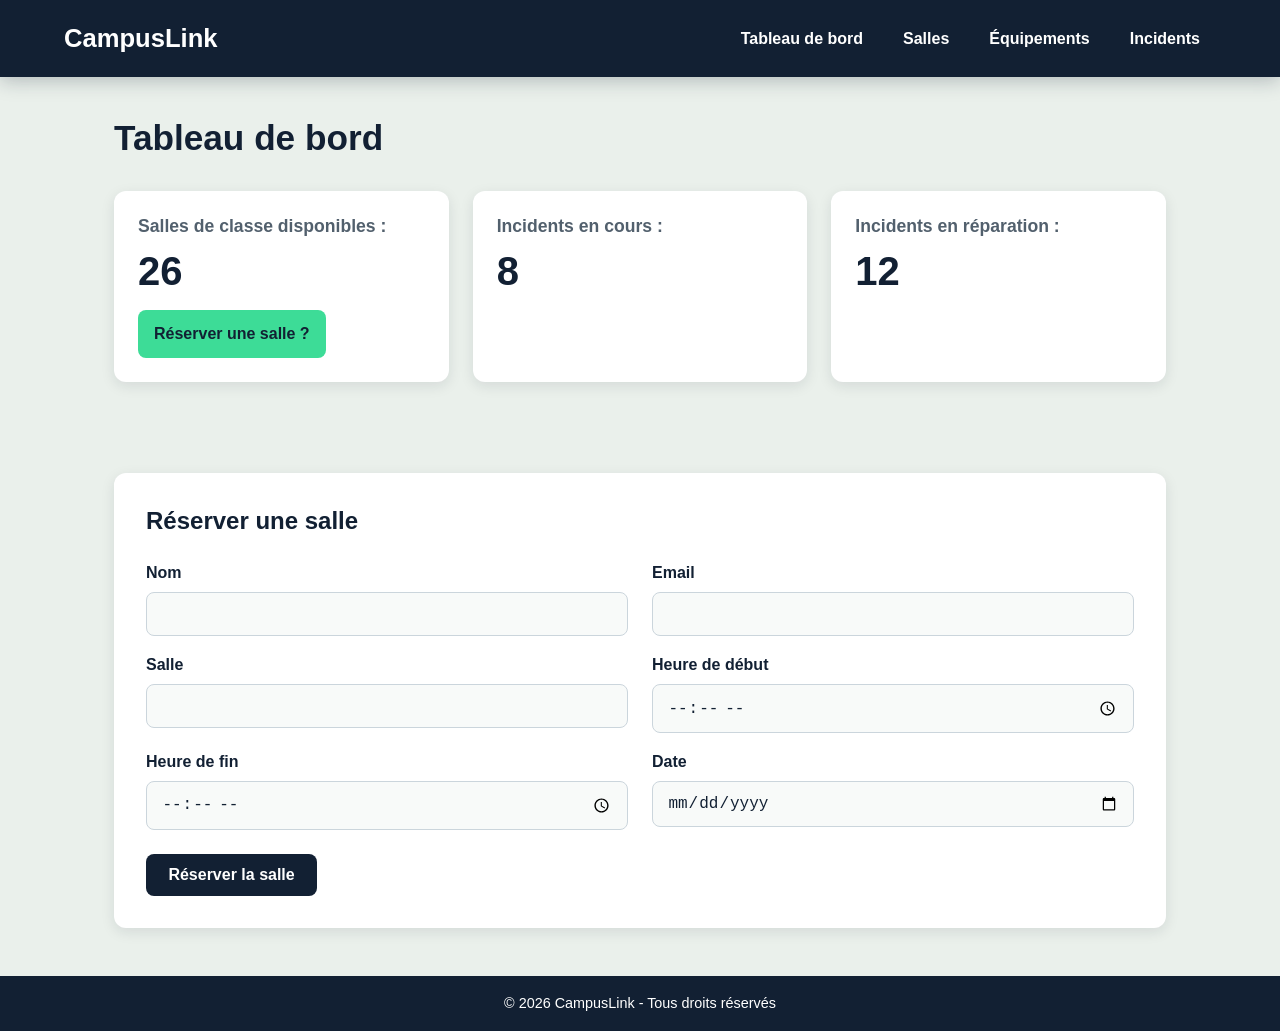
<file: index.html>
<!DOCTYPE html>
<html lang="fr">
<head>
  <meta charset="UTF-8">
  <meta name="viewport" content="width=device-width, initial-scale=1.0">
  <title>CampusLink - Index</title>
  <link rel="stylesheet" href="css/style.css">
</head>
<body>
  <header>
    <div class="logo">CampusLink</div>
    <nav>
      <ul>
        <li><a href="index.html">Tableau de bord</a></li>
        <li><a href="salles.html">Salles</a></li>
        <li><a href="equipements.html">Équipements</a></li>
        <li><a href="incidents.html">Incidents</a></li>
      </ul>
    </nav>
  </header>
  <main>
    <h1>Tableau de bord</h1>
    <section id="Infos db">
    <ul class="statistiques">
      <li>
        <article class="Élement db">
          <h2>Salles de classe disponibles :</h2>
          <h3>26</h3>
          <a class="bouton" href="#formulaire">Réserver une salle ?</a>
        </article>
      </li>
      <li>
        <article class="Élement db">
          <h2>Incidents en cours :</h2>
          <h3>8</h3>
        </article>
      </li>
      <li>
        <article class="Élement db">
          <h2>Incidents en réparation :</h2>
          <h3>12</h3>
        </article>
      </li>
    </ul>
    </section>
    <br> <br>
    <section id="formulaire">
    <h2>Réserver une salle</h2>
    <form action="#" method="post">
      <p>
        <label for="nom">Nom</label>
        <input type="text" id="nom" name="nom" autocomplete="name" required>
      </p>
      <p>
        <label for="email">Email</label>
        <input type="email" id="email" name="email" autocomplete="email" required>
      </p>
      <p>
        <label for="salle">Salle</label>
        <input type="text" id="salle" name="salle" autocomplete="Salle" required>
      </p>
      <p>
        <label for="heure_deb">Heure de début</label>
        <input type="time" id="heure_deb" name="heure de début" autocomplete="00H00" required>
      </p>
      <p>
        <label for="heure_fin">Heure de fin</label>
        <input type="time" id="heure_fin" name="heure de fin" autocomplete="23H59" required>
      </p>
      <p>
        <label for="date">Date</label>
        <input type="date" id="date" name="date" required>
      </p>
      <button type="submit">Réserver la salle</button>
    </form>
  </section>
  </main>
  <footer>
    <p>&copy; 2026 CampusLink - Tous droits réservés</p>
  </footer>
</body>
</html>
</file>
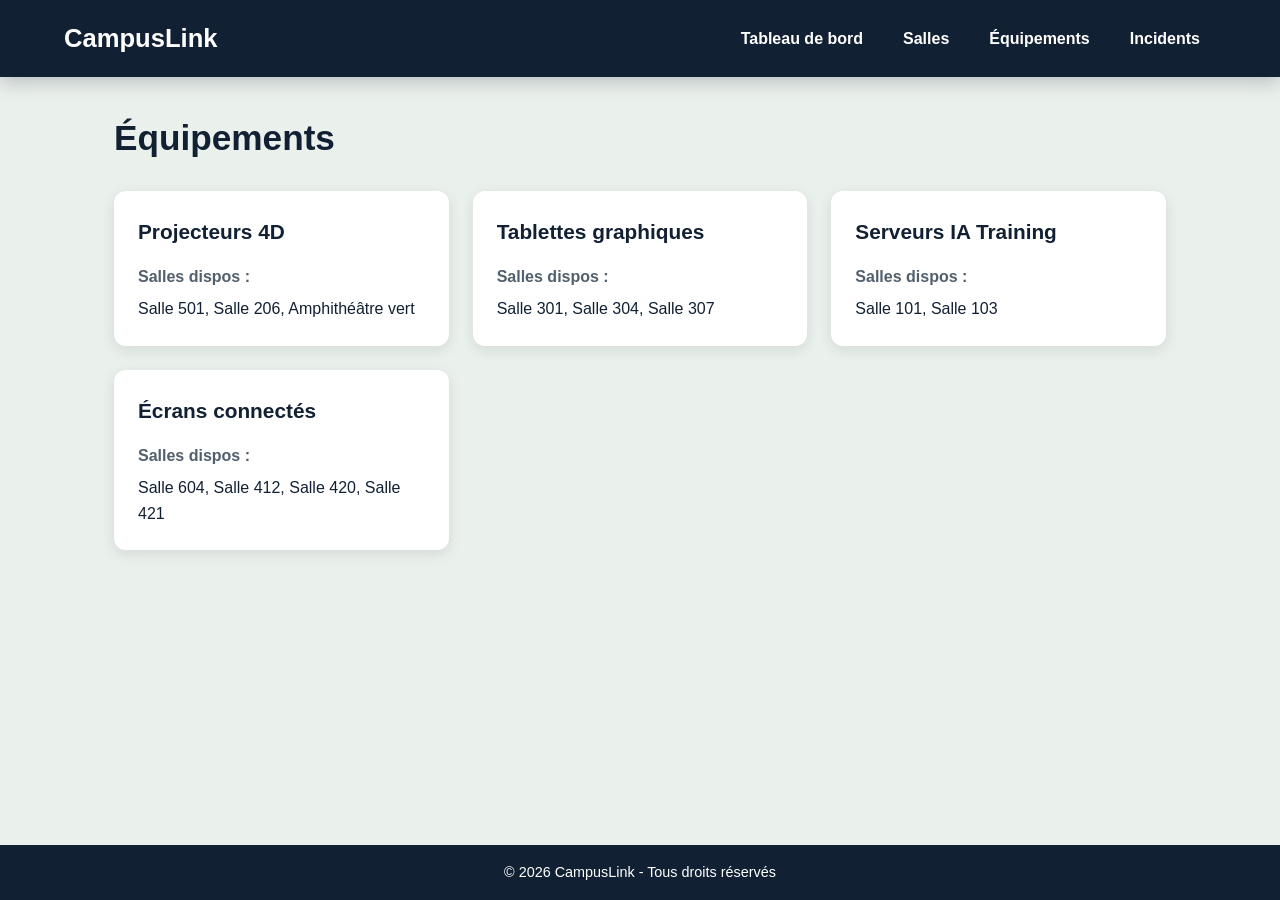
<file: equipements.html>
<!DOCTYPE html>
<html lang="fr">
<head>
  <meta charset="UTF-8">
  <meta name="viewport" content="width=device-width, initial-scale=1.0">
  <title>CampusLink - équipements</title>
  <link rel="stylesheet" href="css/style.css">
</head>
<body>
  <header>
    <div class="logo">CampusLink</div>
    <nav>
      <ul>
        <li><a href="index.html">Tableau de bord</a></li>
        <li><a href="salles.html">Salles</a></li>
        <li><a href="equipements.html">Équipements</a></li>
        <li><a href="incidents.html">Incidents</a></li>
      </ul>
    </nav>
  </header>
  <main>
    <section id="Equipements">
    <h1>Équipements</h1>
    <ul class="equipements">
      <li>
        <article class="Équipement">
          <h3>Projecteurs 4D</h3>
          <h4>Salles dispos :</h4>
          <p>Salle 501, Salle 206, Amphithéâtre vert</p>
        </article>
      </li>
      <li>
        <article class="Équipement">
          <h3>Tablettes graphiques</h3>
          <h4>Salles dispos :</h4>
          <p>Salle 301, Salle 304, Salle 307</p>
        </article>
      </li>
      <li>
        <article class="Équipement">
          <h3>Serveurs IA Training</h3>
          <h4>Salles dispos :</h4>
          <p>Salle 101, Salle 103</p>
        </article>
      </li>
      <li>
        <article class="Équipement">
          <h3>Écrans connectés</h3>
          <h4>Salles dispos :</h4>
          <p>Salle 604, Salle 412, Salle 420, Salle 421</p>
        </article>
      </li>
    </ul>
  </section>
  </main>  
  <footer>
    <p>&copy; 2026 CampusLink - Tous droits réservés</p>
  </footer>

</body>
</html>
</file>
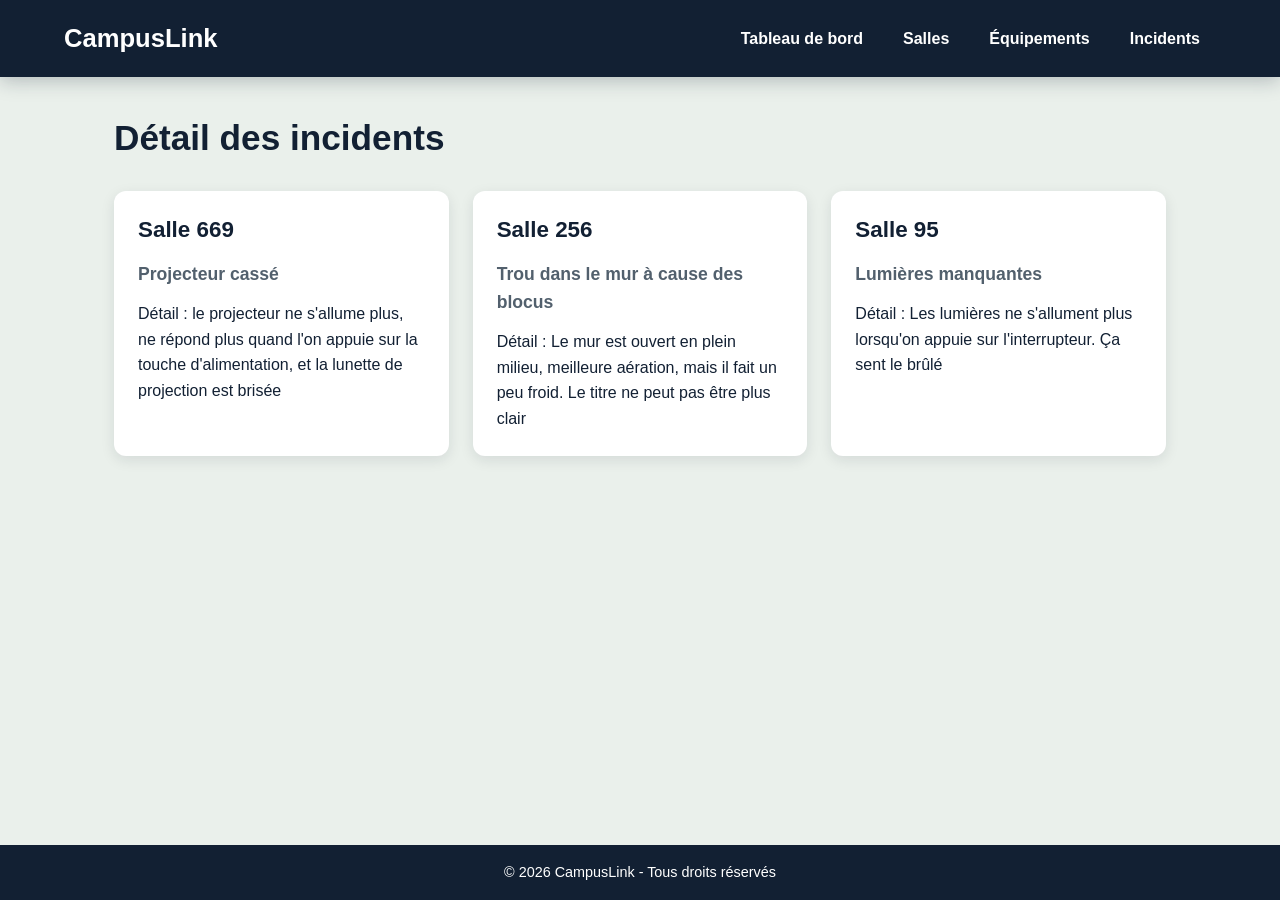
<file: incident-detail.html>
<!DOCTYPE html>
<html lang="fr">
<head>
  <meta charset="UTF-8">
  <meta name="viewport" content="width=device-width, initial-scale=1.0">
  <title>CampusLink - Incidents-détails</title>
  <link rel="stylesheet" href="css/style.css">
</head>
<body>
  <header>
    <div class="logo">CampusLink</div>
    <nav>
      <ul>
        <li><a href="index.html">Tableau de bord</a></li>
        <li><a href="salles.html">Salles</a></li>
        <li><a href="equipements.html">Équipements</a></li>
        <li><a href="incidents.html">Incidents</a></li>
      </ul>
    </nav>
  </header>  
  <main>
    <section id="details-incidents">
    <h1>Détail des incidents</h1>
    <ul class="details">
      <li>
        <article class="detail">
        <h2>Salle 669</h2>
        <h3>Projecteur cassé</h3>
        <p>Détail : le projecteur ne s'allume plus, ne répond plus quand l'on appuie sur la touche d'alimentation, et la lunette de projection est brisée</p>
        </article>
      </li>
      <li>
        <article class="detail">
        <h2>Salle 256</h2>
        <h3>Trou dans le mur à cause des blocus</h3>
        <p>Détail : Le mur est ouvert en plein milieu, meilleure aération, mais il fait un peu froid. Le titre ne peut pas être plus clair</p>
        </article>
      </li>
      <li>
        <article class="detail">
        <h2>Salle 95</h2>
        <h3>Lumières manquantes</h3>
        <p>Détail : Les lumières ne s'allument plus lorsqu'on appuie sur l'interrupteur. Ça sent le brûlé</p>
        </article>
      </li>
    </ul>
    </section>
  </main>
  <footer>
    <p>&copy; 2026 CampusLink - Tous droits réservés</p>
  </footer>
</body>
</html>
</file>
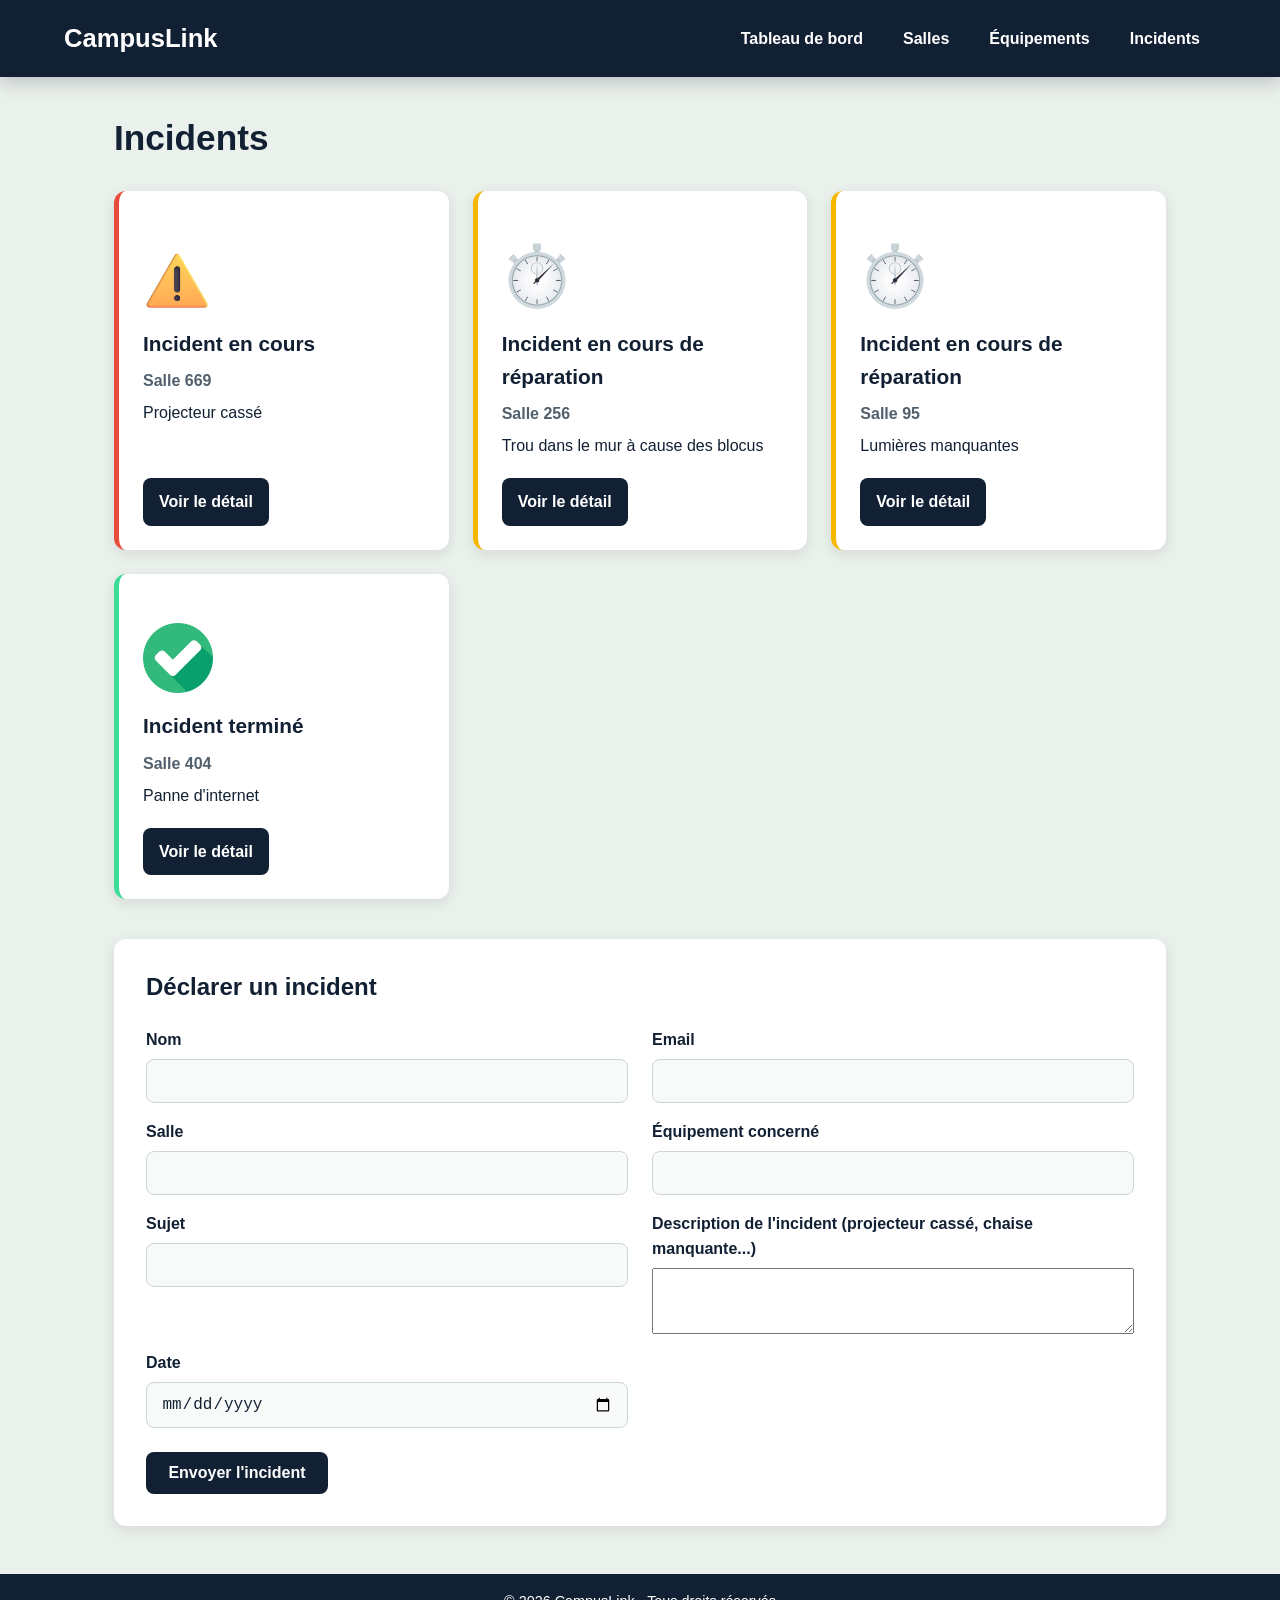
<file: incidents.html>
<!DOCTYPE html>
<html lang="fr">
<head>
  <meta charset="UTF-8">
  <meta name="viewport" content="width=device-width, initial-scale=1.0">
  <title>CampusLink - Incidents</title>
  <link rel="stylesheet" href="css/style.css">
</head>
<body> 
  <header>
    <div class="logo">CampusLink</div>
    <nav>
      <ul>
        <li><a href="index.html">Tableau de bord</a></li>
        <li><a href="salles.html">Salles</a></li>
        <li><a href="equipements.html">Équipements</a></li>
        <li><a href="incidents.html">Incidents</a></li>
      </ul>
    </nav>
  </header>
  <main>
    <section id="Incidents">
    <h1>Incidents</h1>
    <ul class="incidents">
      <li>
        <article class="incident en-cours">
          <br>
          <img src="img/attention.webp" alt="" width="100" height="100">
          <h3>Incident en cours</h3>
          <h4>Salle 669</h4>
          <p>Projecteur cassé</p>
          <a href="incident-detail.html" class="bouton-detail">Voir le détail</a>
        </article>
      </li>
      <li>
        <article class="incident reparation">
          <br>
          <img src="img/chrono.png" alt="" width="100" height="100">
          <h3>Incident en cours de réparation</h3>
          <h4>Salle 256</h4>
          <p>Trou dans le mur à cause des blocus</p>
          <a href="incident-detail.html" class="bouton-detail">Voir le détail</a>
        </article>
      </li>
      <li>
        <article class="incident reparation">
          <br>
          <img src="img/chrono.png" alt="" width="100" height="100">
          <h3>Incident en cours de réparation</h3>
          <h4>Salle 95</h4>
          <p>Lumières manquantes</p>
          <a href="incident-detail.html" class="bouton-detail">Voir le détail</a>
        </article>
      </li>
      <li>
        <article class="incident termine">
          <br>
          <img src="img/check.png" alt="" width="100" height="100">
          <h3>Incident terminé</h3>
          <h4>Salle 404</h4>
          <p>Panne d'internet</p>
          <a href="incident-detail.html" class="bouton-detail">Voir le détail</a>
        </article>
      </li>
    </ul>
    </section>
    <section id="formulaire">
    <h2>Déclarer un incident</h2>
    <form action="#" method="post">
      <p>
        <label for="nom">Nom</label>
        <input type="text" id="nom" name="nom" autocomplete="name" required>
      </p>
      <p>
        <label for="email">Email</label>
        <input type="email" id="email" name="email" autocomplete="email" required>
      </p>
      <p>
        <label for="salle">Salle</label>
        <input type="text" id="salle" name="salle" autocomplete="Salle" required>
      </p>
      <p>
        <label for="equipment">Équipement concerné</label>
        <input type="text" id="equipment" name="equipment" autocomplete="Équipement" required>
      </p>
      <p>
        <label for="sujet">Sujet</label>
        <input type="text" id="sujet" name="Sujet" required>
      </p>
      <p>
        <label for="desc">Description de l'incident <span class="aide">(projecteur cassé, chaise manquante...)</span></label>
        <textarea id="desc" name="desc" rows="4" required></textarea>
      </p>
      <p>
        <label for="date">Date</label>
        <input type="date" id="date" name="date" required>
      </p>
      <button type="submit">Envoyer l'incident</button>
    </form>
  </section>
  </main>
  <footer>
    <p>&copy; 2026 CampusLink - Tous droits réservés</p>
  </footer>

</body>
</html>
</file>
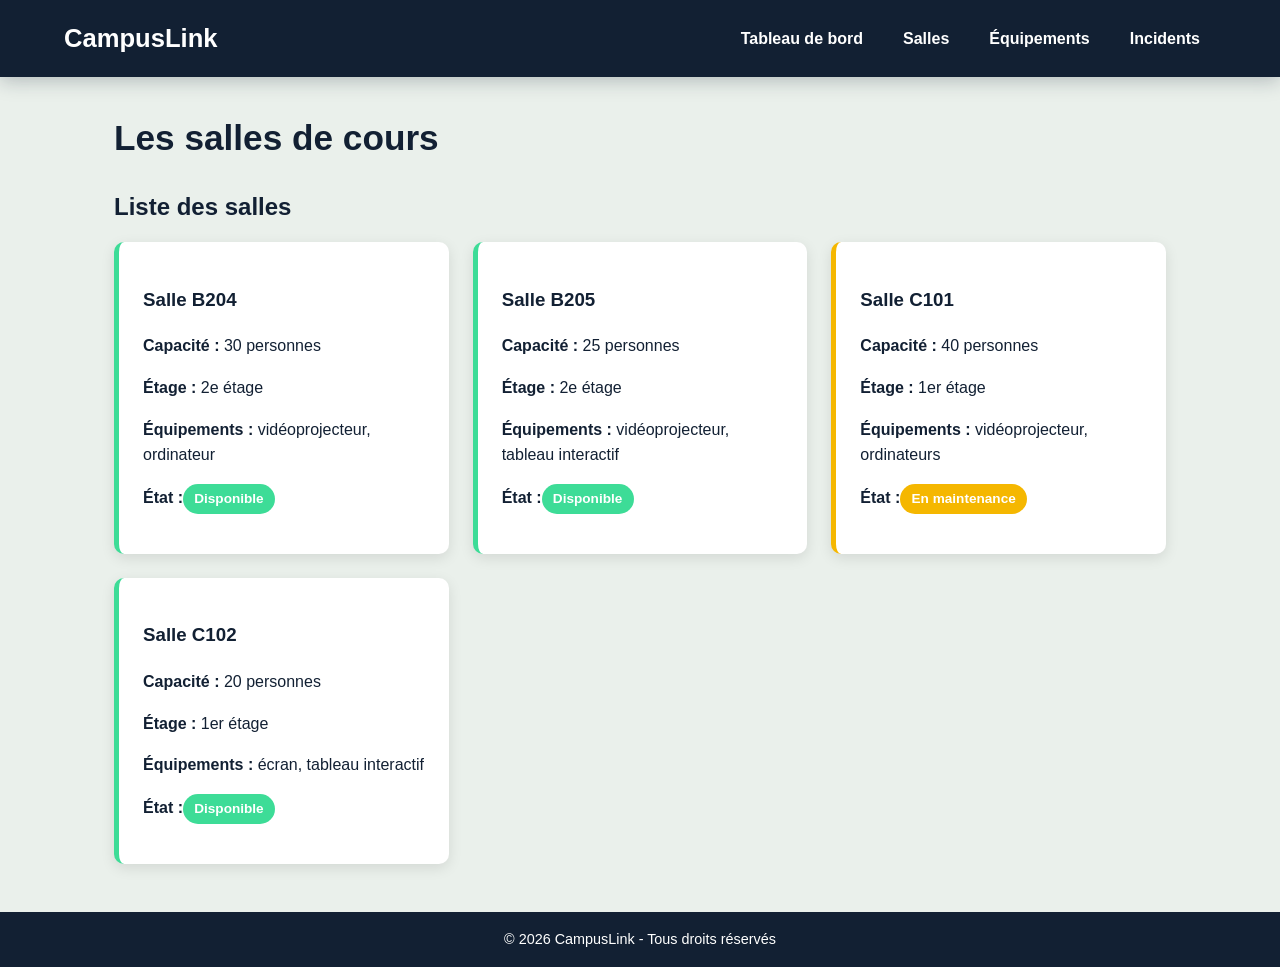
<file: salles.html>
<!DOCTYPE html>
<html lang="fr">
<head>
  <meta charset="UTF-8">
  <meta name="viewport" content="width=device-width, initial-scale=1.0">
  <title>CampusLink - Salles</title>
  <link rel="stylesheet" href="css/style.css">
</head>

<body>
  <header>
    <div class="logo">CampusLink</div>
    <nav>
      <ul>
        <li><a href="index.html">Tableau de bord</a></li>
        <li><a href="salles.html">Salles</a></li>
        <li><a href="equipements.html">Équipements</a></li>
        <li><a href="incidents.html">Incidents</a></li>
      </ul>
    </nav>
  </header>

  <main>
    <h1>Les salles de cours</h1>
    <section aria-labelledby="liste-salles">
      <h2 id="liste-salles">Liste des salles</h2>
      <div class="salles">
        <article class="salle disponible">
          <h3>Salle B204</h3>
          <p><strong>Capacité :</strong> 30 personnes</p>
          <p><strong>Étage :</strong> 2e étage</p>
          <p><strong>Équipements :</strong> vidéoprojecteur, ordinateur</p>
          <p><strong>État :</strong><span class="etat">Disponible</span></p>
        </article>
        <article class="salle disponible">
          <h3>Salle B205</h3>
          <p><strong>Capacité :</strong> 25 personnes</p>
          <p><strong>Étage :</strong> 2e étage</p>
          <p><strong>Équipements :</strong> vidéoprojecteur, tableau interactif</p>
          <p><strong>État :</strong><span class="etat">Disponible</span></p>
        </article>
        <article class="salle maintenance">
          <h3>Salle C101</h3>
          <p><strong>Capacité :</strong> 40 personnes</p>
          <p><strong>Étage :</strong> 1er étage</p>
          <p><strong>Équipements :</strong> vidéoprojecteur, ordinateurs</p>
          <p><strong>État :</strong><span class="etat">En maintenance</span></p>
        </article>
        <article class="salle disponible">
          <h3>Salle C102</h3>
          <p><strong>Capacité :</strong> 20 personnes</p>
          <p><strong>Étage :</strong> 1er étage</p>
          <p><strong>Équipements :</strong> écran, tableau interactif</p>
          <p><strong>État :</strong><span class="etat">Disponible</span></p>
        </article>
      </div>
    </section>
  </main>

  <footer>
    <p>&copy; 2026 CampusLink - Tous droits réservés</p>
  </footer>

</body>
</html>
</file>
<file: css/style.css>
/* Structure générale */

* {
    box-sizing: border-box;
}

body {
    margin: 0;
    min-height: 100vh;
    display: flex;
    flex-direction: column;
    background-color: #eaf0eb;
    color: #122033;
    font-family: Arial, Helvetica, sans-serif;
    line-height: 1.6;
}

main {
    width: 100%;
    max-width: 1100px;
    margin: 0 auto;
    padding: 2.5rem 1.5rem 3rem;
    flex: 1;
}


/* Header */

header {
    width: 100%;
    background-color: #122033;
    display: flex;
    align-items: center;
    padding: 1rem 5%;
    gap: 2rem;
    box-shadow: 0 4px 18px rgba(18, 32, 51, 0.25);
}

.logo {
    color: white;
    font-size: 1.6rem;
    font-weight: 800;
    white-space: nowrap;
}

nav {
    flex: 1;
}

nav ul {
    display: flex;
    justify-content: flex-end;
    align-items: center;
    gap: 0.5rem;
    flex-wrap: wrap;
    list-style: none;
    padding: 0;
    margin: 0;
}

nav a {
    display: inline-block;
    color: white;
    text-decoration: none;
    font-size: 1rem;
    font-weight: 700;
    padding: 0.6rem 1rem;
    border-radius: 8px;
    transition: background-color 0.2s ease, transform 0.2s ease;
}

nav a:hover {
    background-color: rgba(255, 255, 255, 0.12);
    transform: translateY(-3px);
}

h1 {
    margin: 0 0 2rem;
    font-size: 2.2rem;
    line-height: 1.2;
}

h2 {
    line-height: 1.3;
}


/* tableau de bord */

.statistiques {
    display: grid;
    grid-template-columns: repeat(3, 1fr);
    gap: 1.5rem;
    list-style: none;
    margin: 0;
    padding: 0;
}

.statistiques > li {
    margin: 0;
    padding: 0;
}


/* Cartes statistiques */

.db {
    height: 100%;
    background-color: white;
    padding: 1.5rem;
    border-radius: 12px;
    box-shadow: 0 4px 14px rgba(18, 32, 51, 0.10);
    transition: transform 0.2s ease, box-shadow 0.2s ease;
}

.db:hover {
    transform: translateY(-4px);
    box-shadow: 0 8px 20px rgba(18, 32, 51, 0.15);
}

.db h2 {
    margin: 0 0 0.8rem;
    font-size: 1.1rem;
    color: #52606d;
}

.db h3 {
    margin: 0 0 1.2rem;
    font-size: 2.5rem;
    line-height: 1;
    color: #122033;
}


/* Bouton */

.bouton {
    display: inline-block;
    padding: 0.7rem 1rem;
    border-radius: 8px;
    background-color: #3ddc97;
    color: #122033;
    font-weight: 700;
    text-decoration: none;
    transition: background-color 0.2s ease, transform 0.2s ease;
}

.bouton:hover {
    background-color: #2fc986;
    transform: translateY(-1px);
}


/* Formulaire */

#formulaire {
    margin-top: 2.5rem;

    background-color: white;
    padding: 2rem;

    border-radius: 12px;
    box-shadow: 0 4px 14px rgba(18, 32, 51, 0.10);
}

#formulaire h2 {
    margin-top: 0;
    margin-bottom: 1.5rem;

    font-size: 1.5rem;
}

#formulaire form {
    display: grid;
    grid-template-columns: repeat(2, 1fr);
    gap: 1rem 1.5rem;
}

#formulaire p {
    display: flex;
    flex-direction: column;
    margin: 0;
}

#formulaire label {
    margin-bottom: 0.4rem;

    font-weight: 700;
    color: #122033;
}

#formulaire input {
    width: 100%;
    padding: 0.75rem 0.9rem;
    border: 1px solid #cbd5dc;
    border-radius: 8px;
    background-color: #f8faf9;
    color: #122033;
    font-size: 1rem;
    transition: border-color 0.2s ease, box-shadow 0.2s ease;
}

#formulaire input:focus {
    outline: none;
    border-color: #3ddc97;
    box-shadow: 0 0 0 3px rgba(61, 220, 151, 0.18);
}

#formulaire button {
    grid-column: 1 / -1;
    justify-self: start;
    margin-top: 0.5rem;
    padding: 0.75rem 1.4rem;
    border: none;
    border-radius: 8px;
    background-color: #122033;
    color: white;
    font-size: 1rem;
    font-weight: 700;
    cursor: pointer;
    transition: background-color 0.2s ease, transform 0.2s ease;
}

#formulaire button:hover {
    background-color: #1d3552;
    transform: translateY(-1px);
}


/* Page des salles */

.salles {
    display: grid;
    grid-template-columns: repeat(3, 1fr);
    gap: 1.5rem;
}

.salle {
    background-color: white;
    padding: 1.5rem;
    border-radius: 10px;
    border-left: 5px solid;
    box-shadow: 0 4px 14px rgba(0, 0, 0, 0.10);
    transition: transform 0.2s ease, box-shadow 0.2s ease;
}

.salle:hover {
    transform: translateY(-3px);
    box-shadow: 0 7px 18px rgba(0, 0, 0, 0.14);
}

.salle.disponible {
    border-left-color: #3ddc97;
}

.salle.maintenance {
    border-left-color: #f5b700;
}


/* État de la salle */

.etat {
    display: inline-block;
    padding: 0.25rem 0.7rem;
    border-radius: 20px;
    font-size: 0.85rem;
    font-weight: 700;
}

.disponible .etat {
    background-color: #3ddc97;
    color: white;
}

.maintenance .etat {
    background-color: #f5b700;
    color: white;
}

/* Équipements */

.equipements {
    display: grid;
    grid-template-columns: repeat(3,1fr);
    gap: 1.5rem;
    list-style: none;
    margin: 0;
    padding: 0;
}

.equipements > li {
    margin: 0;
    padding: 0;
}

.Équipement {
    height: 100%;
    background-color: white;
    padding: 1.5rem;
    border-radius: 12px;
    box-shadow: 0 4px 14px rgba(18, 32, 51, 0.10);
    transition: transform 0.2s ease, box-shadow 0.2s ease;
}

.Équipement:hover {
    transform: translateY(-4px);
    box-shadow: 0 8px 20px rgba(18,32,51,0.15);
}

.Équipement h3 {
    margin-top: 0;
    margin-bottom: 1rem;
    font-size: 1.3rem;
    color: #122033;
}

.Équipement h4 {
    margin: 0 0 0.4rem;
    color: #52606d;
}

.Équipement p {
    margin: 0;
    color: #122033;
}

/* Incidents */

.incidents {
    display: grid;
    grid-template-columns: repeat(3,1fr);
    gap: 1.5rem;
    list-style: none;
    margin: 0;
    padding: 0;
}

.incidents > li {
    margin: 0;
    padding: 0;
}

.incident {
    height: 100%;
    background-color: white;
    padding: 1.5rem;
    border-radius: 12px;
    border-left: 5px solid;
    box-shadow: 0 4px 14px rgba(18,32,51,0.10);
    transition: transform 0.2s ease, box-shadow 0.2s ease;
    display: flex;
    flex-direction: column;
}

.incident:hover {
    transform: translateY(-4px);
    box-shadow: 0 8px 20px rgba(18, 32, 51, 0.15);
}

.incident img {
    display: block;
    width: 70px;
    height: 70px;
    object-fit: contain;
    margin-bottom: 1rem;
}

.incident.en-cours {
    border-left-color: #e74c3c;
}

.incident.reparation {
    border-left-color: #f5b700;
}

.incident.termine {
    border-left-color: #3ddc97;
}

.incident h3 {
    margin: 0 0 0.5rem;
    font-size: 1.3rem;
    color: #122033
}

.incident h4 {
    margin: 0 0 0.4rem;
    color: #52606d;
}

.incident p {
    margin: 0 0 1.2rem;
    color: #122033
}

.bouton-detail {
    display: inline-block;
    align-self: flex-start;
    margin-top: auto;
    padding: 0.7rem 1rem;
    border-radius: 8px;
    background-color: #122033;
    color: white;
    font-weight: 700;
    text-decoration: none;
    transition: background-color 0.2s ease, transform 0.2s ease;
}

.bouton-detail:hover {
    background-color: #1d3552;
    transform: translateY(-3px)
}

/* Détails des incidents */

.details {
    display: grid;
    grid-template-columns: repeat(3,1fr);
    gap: 1.5rem;
    list-style: none;
    margin: 0;
    padding: 0;
}

.details > li {
    margin: 0;
    padding: 0;
}

.detail {
    height: 100%;
    background-color: white;
    padding: 1.5rem;
    border-radius: 12px;
    box-shadow: 0 4px 14px rgba(18, 32, 51, 0.10);
}

.detail h2 {
    margin: 0 0 1rem;
    font-size: 1.4rem;
    color: #122033;
}

.detail h3 {
    margin: 0 0 0.8rem;
    font-size: 1.1rem;
    color: #52606d;
}

.detail p {
    margin: 0;
    font-size: 1rem;
    color: #122033;
    line-height: 1.6;
}

/* Footer */

footer {
    background-color: #122033;
    color: white;
    text-align: center;
    padding: 1rem;
}

footer p {
    margin: 0;
    font-size: 0.9rem;
}


/* Responsive */

@media (max-width: 800px) {
    header {
        flex-direction: column;
        align-items: center;
        gap: 1rem;
        padding: 1rem;
    }
    nav ul {
        justify-content: center;
    }
    .statistiques {
        grid-template-columns: 1fr;
    }
    .salles {
        grid-template-columns: 1fr;
    }
    #formulaire form {
        grid-template-columns: 1fr;
    }
    #formulaire button {
        grid-column: auto;
        width: 100%;
    }
    .incidents {
        grid-template-columns: 1fr;
    }
    .details {
        grid-template-columns: 1fr;
    }
    .equipements {
        grid-template-columns: 1fr;
    }
}


@media (max-width: 500px) {
    main {
        padding: 2rem 1rem;
    }
    h1 {
        font-size: 1.8rem;
    }
    #formulaire {
        padding: 1.25rem;
    }
    nav ul {
        gap: 0.25rem;
    }
    nav a {
        font-size: 0.9rem;
        padding: 0.5rem 0.7rem;
    }
}
</file>
